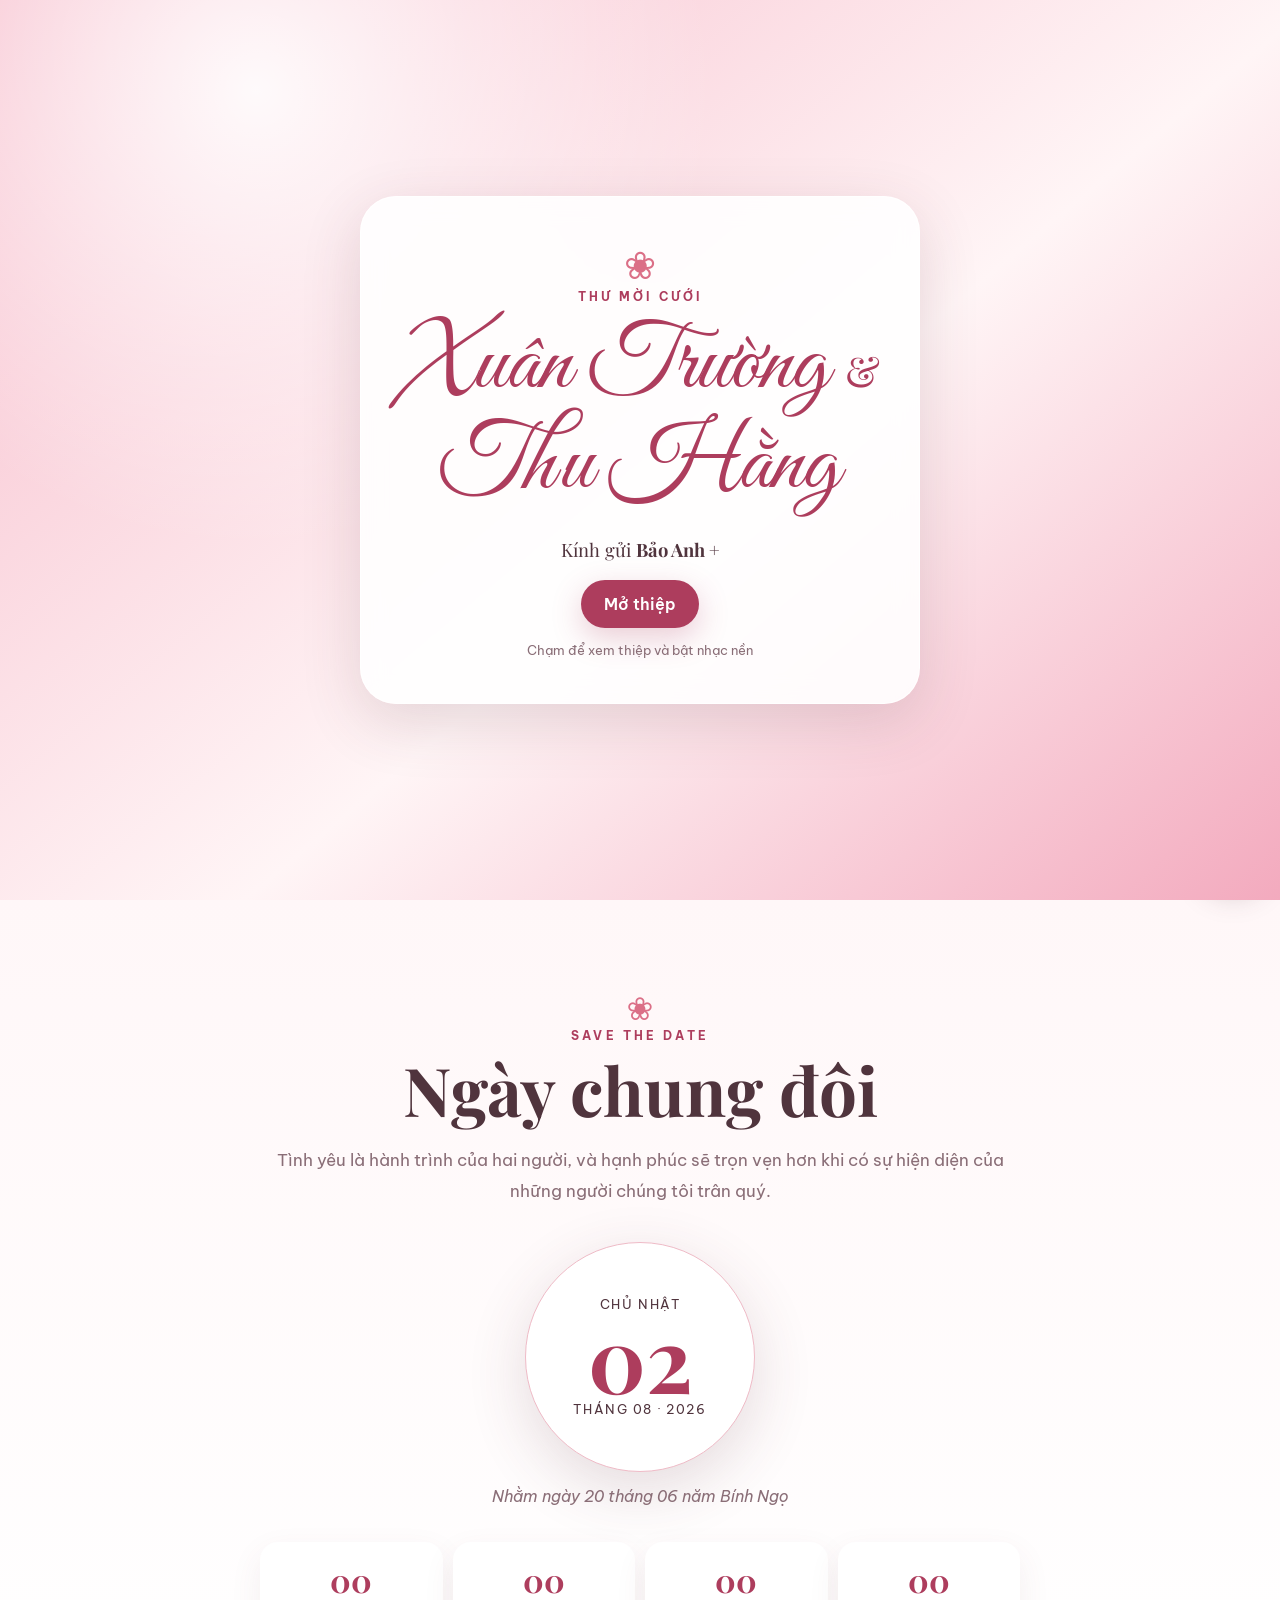
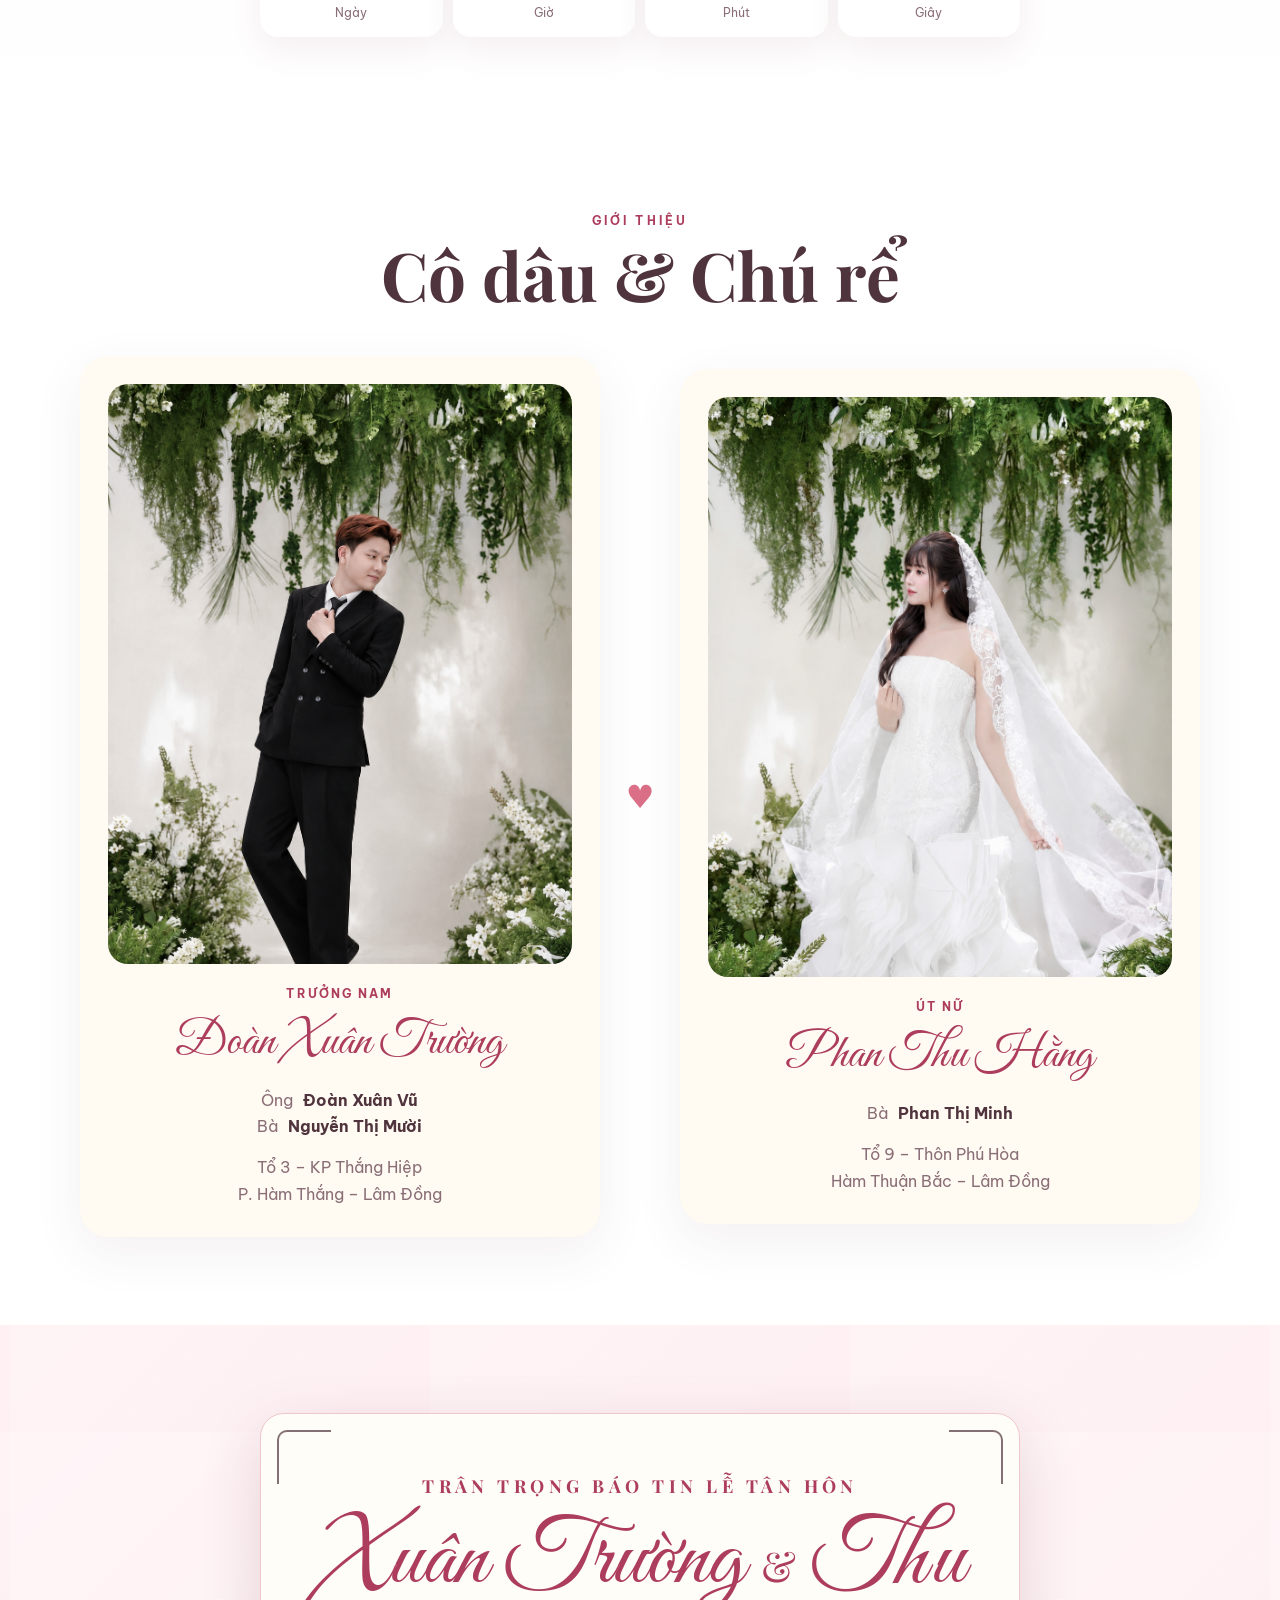
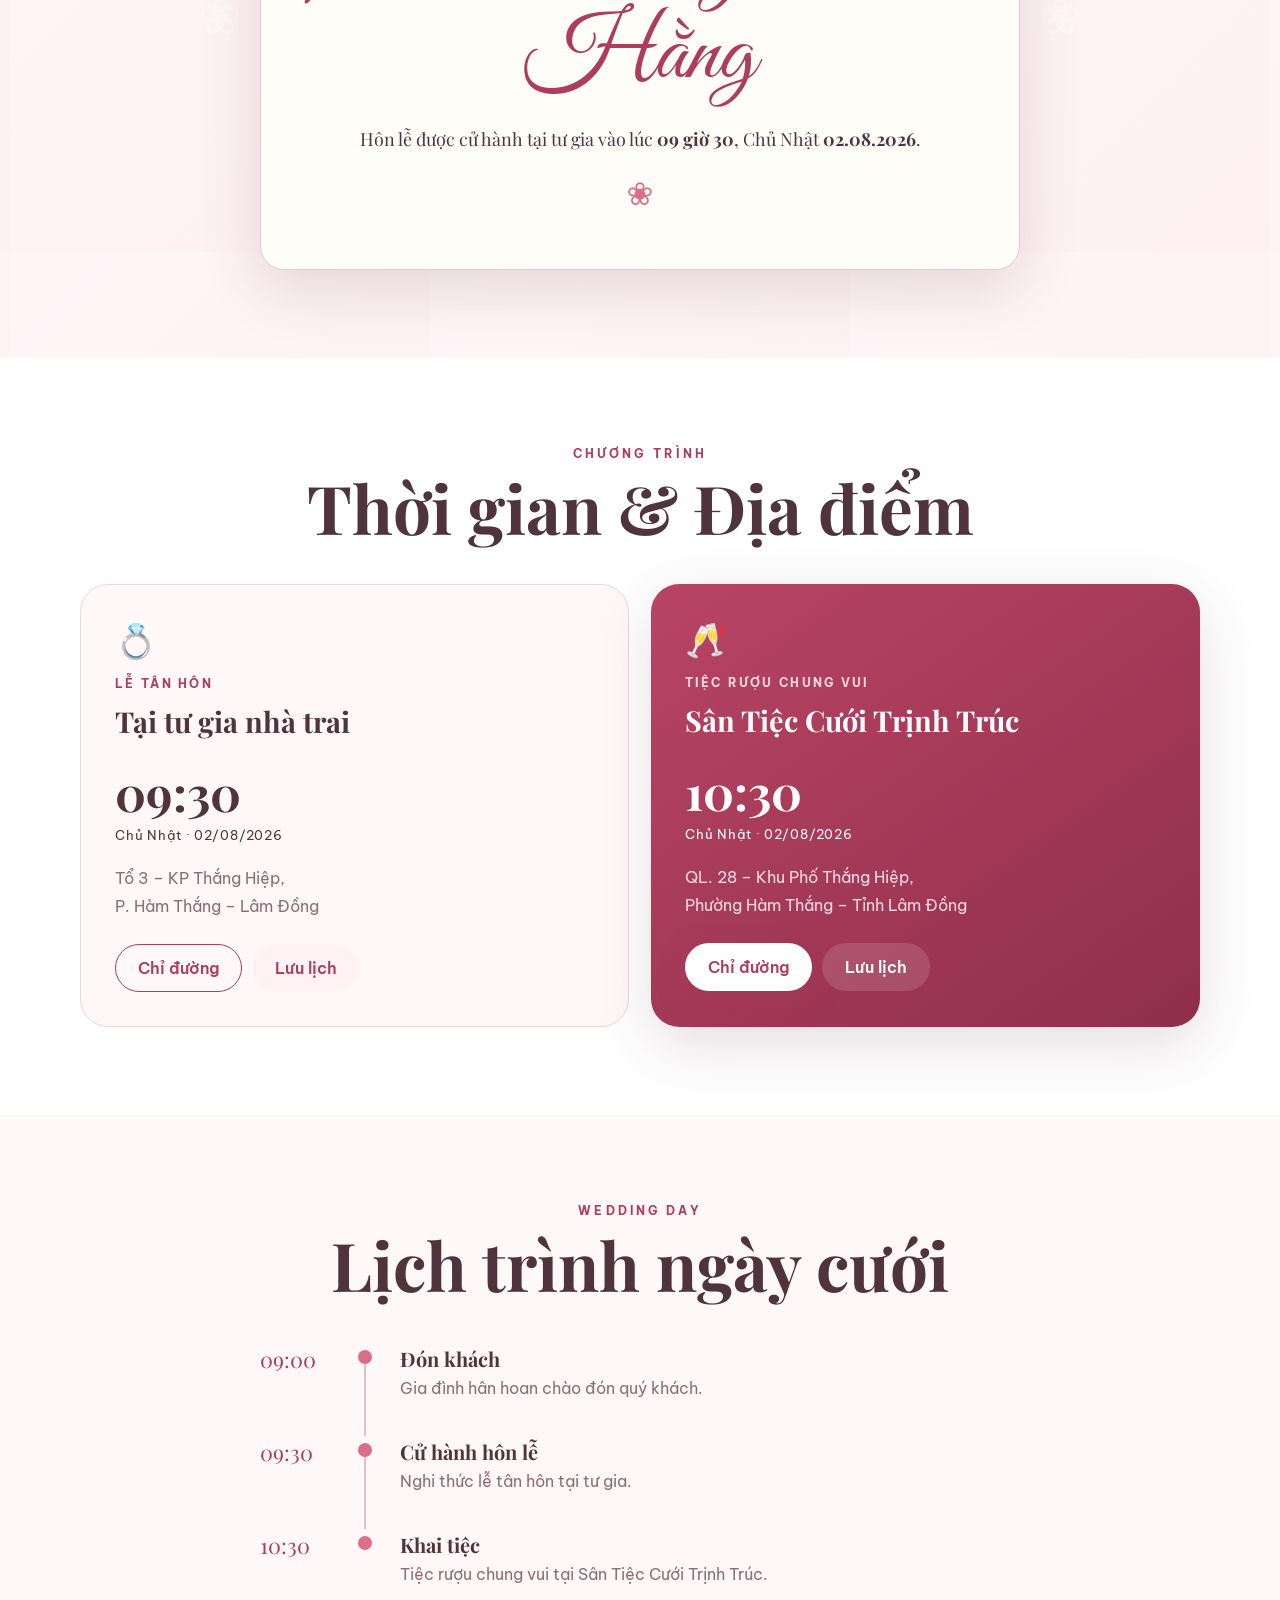
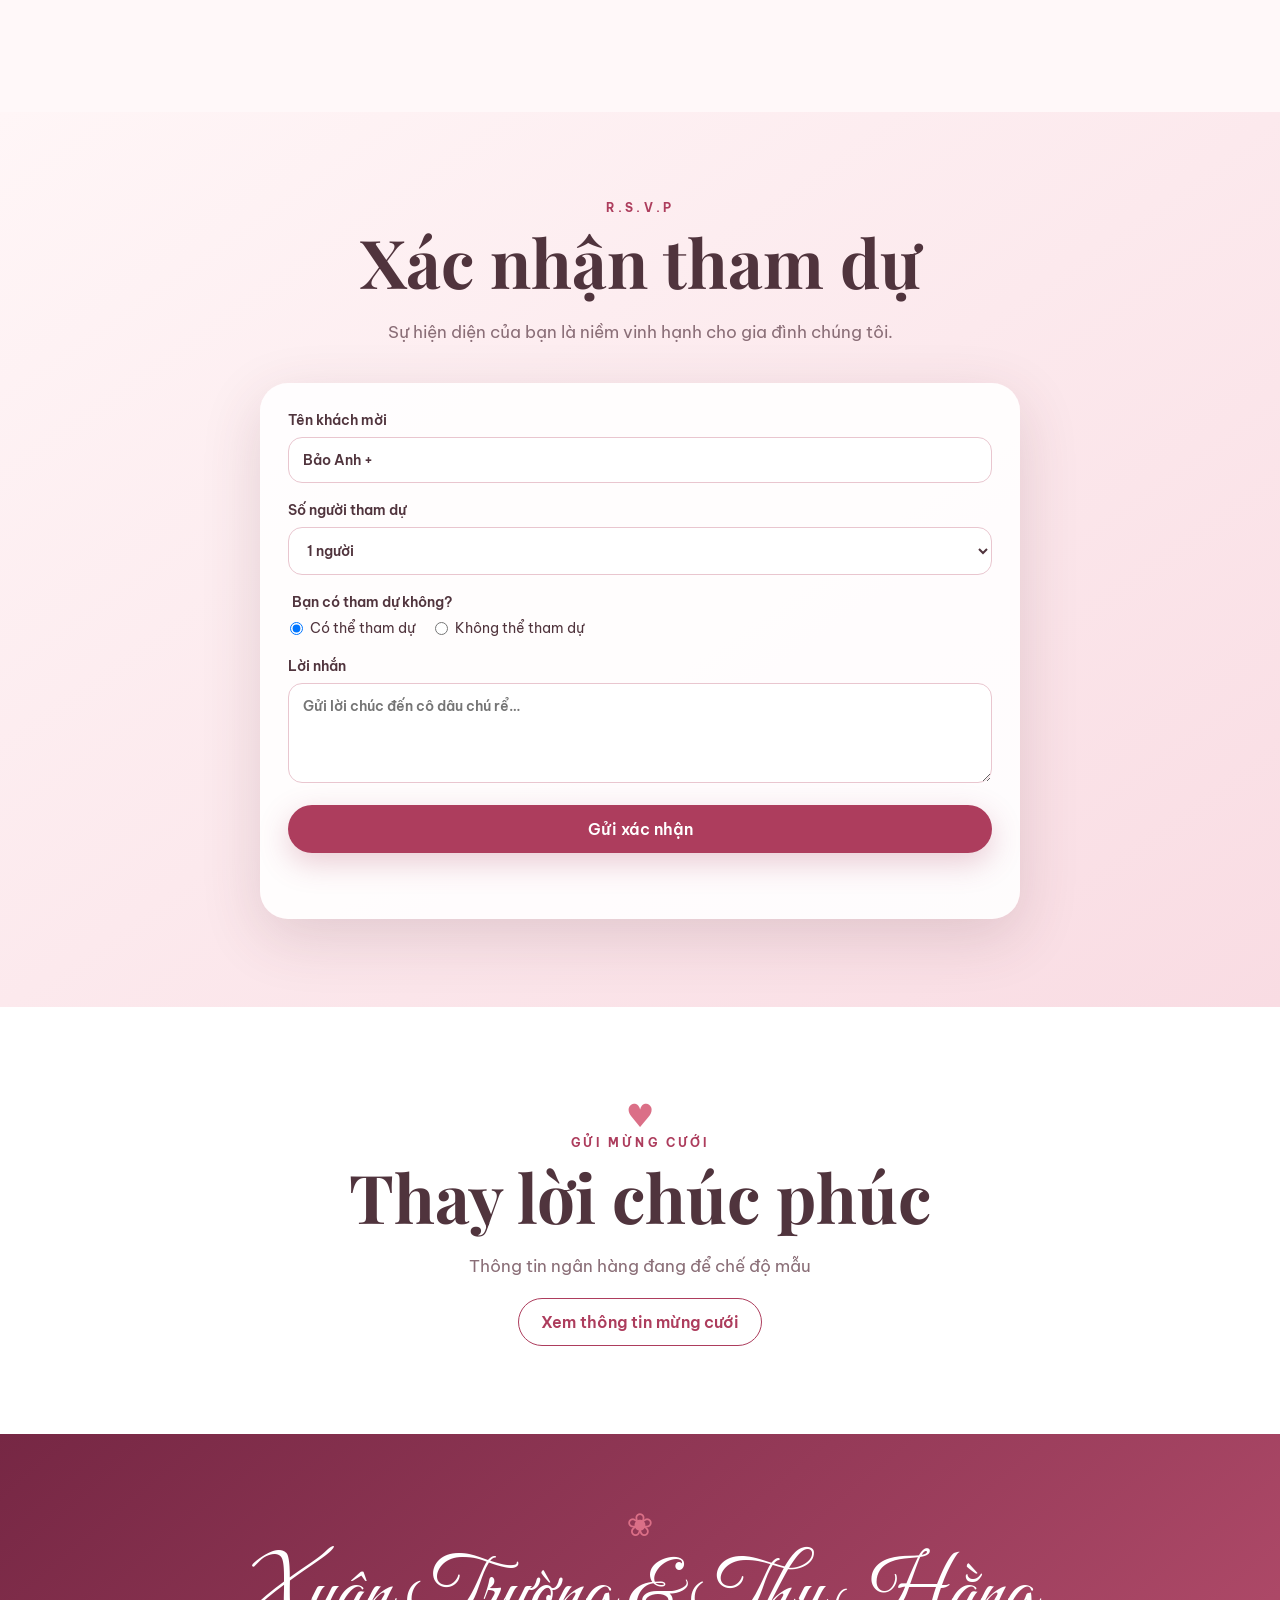
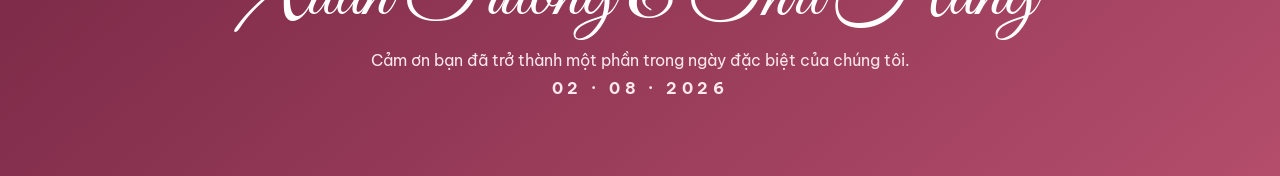
<file: index.html>
<!doctype html>
<html lang="vi">
<head>
  <meta charset="utf-8" />
  <meta name="viewport" content="width=device-width,initial-scale=1,viewport-fit=cover" />
  <meta name="theme-color" content="#f7c4cf" />
  <meta name="description" content="Thiệp cưới online của Xuân Trường và Thu Hằng" />
  <meta property="og:title" content="Xuân Trường & Thu Hằng — Thiệp cưới" />
  <meta property="og:description" content="Trân trọng kính mời bạn đến chung vui cùng gia đình chúng tôi." />
  <meta property="og:image" content="assets/images/Ảnh T1.png" />
  <title>Xuân Trường & Thu Hằng — Thiệp cưới</title>

  <link rel="preconnect" href="https://fonts.googleapis.com" />
  <link rel="preconnect" href="https://fonts.gstatic.com" crossorigin />
  <link href="https://fonts.googleapis.com/css2?family=Be+Vietnam+Pro:wght@300;400;500;600;700&family=Great+Vibes&family=Playfair+Display:wght@500;600;700&display=swap" rel="stylesheet" />
  <link rel="stylesheet" href="assets/style.css" />
  <script defer src="assets/config.js"></script>
  <script defer src="assets/app.js"></script>
</head>
<body>
  <noscript>Vui lòng bật JavaScript để xem đầy đủ thiệp cưới.</noscript>

  <div class="petals" aria-hidden="true"></div>

  <div class="opening-screen" id="openingScreen">
    <div class="opening-card">
      <div class="mini-blossom">❀</div>
      <p class="eyebrow">THƯ MỜI CƯỚI</p>
      <h1><span data-groom-first>Xuân Trường</span> <i>&</i> <span data-bride-first>Thu Hằng</span></h1>
      <p class="opening-guest">Kính gửi <strong data-guest>Quý khách</strong></p>
      <button class="btn primary" id="openInvitation" type="button">Mở thiệp</button>
      <small>Chạm để xem thiệp và bật nhạc nền</small>
    </div>
  </div>

  <button class="music-button" id="musicButton" type="button" aria-label="Bật hoặc tắt nhạc">
    <span class="music-note">♫</span>
    <span class="music-label">Nhạc</span>
  </button>
  <audio id="weddingMusic" loop preload="none">
    <source src="assets/miromaxmusic-love-inspired-479279.mp3" type="audio/mpeg" />
  </audio>

  <main>
    <section class="hero section" id="home">
      <div class="hero-bg" role="img" aria-label="Ảnh bìa cô dâu chú rể"></div>
      <div class="hero-overlay"></div>
      <div class="hero-content reveal">
        <p class="eyebrow light">WEDDING INVITATION</p>
        <h1 class="couple-name">
          <span data-groom-first>Xuân Trường</span>
          <i>♥</i>
          <span data-bride-first>Thu Hằng</span>
        </h1>
        <p class="hero-date">Chủ Nhật · 02 / 08 / 2026</p>
        <div class="guest-ticket">
          <span>Trân trọng kính mời</span>
          <strong data-guest>Quý khách</strong>
          <small>đến chung vui cùng gia đình chúng tôi</small>
        </div>
        <a class="scroll-cue" href="#intro" aria-label="Cuộn xuống">⌄</a>
      </div>
    </section>

    <section class="section intro" id="intro">
      <div class="section-inner narrow reveal">
        <div class="ornament">❀</div>
        <p class="eyebrow">SAVE THE DATE</p>
        <h2>Ngày chung đôi</h2>
        <p class="lead">
          Tình yêu là hành trình của hai người, và hạnh phúc sẽ trọn vẹn hơn
          khi có sự hiện diện của những người chúng tôi trân quý.
        </p>
        <div class="date-medallion">
          <span>CHỦ NHẬT</span>
          <strong>02</strong>
          <span>THÁNG 08 · 2026</span>
        </div>
        <p class="lunar-date">Nhằm ngày 20 tháng 06 năm Bính Ngọ</p>
        <div class="countdown" id="countdown" aria-label="Đếm ngược đến ngày cưới">
          <div><strong id="days">00</strong><span>Ngày</span></div>
          <div><strong id="hours">00</strong><span>Giờ</span></div>
          <div><strong id="minutes">00</strong><span>Phút</span></div>
          <div><strong id="seconds">00</strong><span>Giây</span></div>
        </div>
      </div>
    </section>

    <section class="section families">
      <div class="section-inner reveal">
        <p class="eyebrow">GIỚI THIỆU</p>
        <h2>Cô dâu & Chú rể</h2>
        <div class="family-grid">
          <article class="family-card">
            <div class="portrait groom"></div>
            <p class="role">TRƯỞNG NAM</p>
            <h3 data-groom-full>Đoàn Xuân Trường</h3>
            <div class="parents">
              <p><span>Ông</span><strong>Đoàn Xuân Vũ</strong></p>
              <p><span>Bà</span><strong>Nguyễn Thị Mười</strong></p>
            </div>
            <address>
              Tổ 3 – KP Thắng Hiệp<br />
              P. Hàm Thắng – Lâm Đồng
            </address>
          </article>

          <div class="heart-divider" aria-hidden="true">♥</div>

          <article class="family-card">
            <div class="portrait bride"></div>
            <p class="role">ÚT NỮ</p>
            <h3 data-bride-full>Phan Thu Hằng</h3>
            <div class="parents">
              <p><span>Bà</span><strong>Phan Thị Minh</strong></p>
            </div>
            <address>
              Tổ 9 – Thôn Phú Hòa<br />
              Hàm Thuận Bắc – Lâm Đồng
            </address>
          </article>
        </div>
      </div>
    </section>

    <section class="section invitation">
      <div class="section-inner narrow reveal">
        <div class="invitation-paper">
          <span class="paper-corner top-left"></span>
          <span class="paper-corner top-right"></span>
          <p class="eyebrow">TRÂN TRỌNG BÁO TIN LỄ TÂN HÔN</p>
          <h2 class="script-title">
            <span data-groom-first>Xuân Trường</span>
            <i>&</i>
            <span data-bride-first>Thu Hằng</span>
          </h2>
          <p>
            Hôn lễ được cử hành tại tư gia vào lúc
            <strong>09 giờ 30</strong>, Chủ Nhật
            <strong>02.08.2026</strong>.
          </p>
          <div class="paper-flower">❀</div>
        </div>
      </div>
    </section>

    <section class="section events" id="events">
      <div class="section-inner reveal">
        <p class="eyebrow">CHƯƠNG TRÌNH</p>
        <h2>Thời gian & Địa điểm</h2>
        <div class="event-grid">
          <article class="event-card">
            <div class="event-icon">💍</div>
            <p class="event-type">LỄ TÂN HÔN</p>
            <h3>Tại tư gia nhà trai</h3>
            <time datetime="2026-08-02T09:30:00+07:00">
              <strong>09:30</strong>
              <span>Chủ Nhật · 02/08/2026</span>
            </time>
            <p class="event-address">
              Tổ 3 – KP Thắng Hiệp,<br />
              P. Hàm Thắng – Lâm Đồng
            </p>
            <div class="button-row">
              <a class="btn outline map-link" data-map="ceremony" target="_blank" rel="noopener">Chỉ đường</a>
              <button class="btn ghost add-calendar" data-event="ceremony" type="button">Lưu lịch</button>
            </div>
          </article>

          <article class="event-card featured">
            <div class="event-icon">🥂</div>
            <p class="event-type">TIỆC RƯỢU CHUNG VUI</p>
            <h3>Sân Tiệc Cưới Trịnh Trúc</h3>
            <time datetime="2026-08-02T10:30:00+07:00">
              <strong>10:30</strong>
              <span>Chủ Nhật · 02/08/2026</span>
            </time>
            <p class="event-address">
              QL. 28 – Khu Phố Thắng Hiệp,<br />
              Phường Hàm Thắng – Tỉnh Lâm Đồng
            </p>
            <div class="button-row">
              <a class="btn primary map-link" data-map="reception" target="_blank" rel="noopener">Chỉ đường</a>
              <button class="btn ghost add-calendar" data-event="reception" type="button">Lưu lịch</button>
            </div>
          </article>
        </div>
      </div>
    </section>

    <section class="section timeline">
      <div class="section-inner narrow reveal">
        <p class="eyebrow">WEDDING DAY</p>
        <h2>Lịch trình ngày cưới</h2>
        <div class="timeline-list">
          <div class="timeline-item">
            <time>09:00</time><span></span>
            <div><strong>Đón khách</strong><p>Gia đình hân hoan chào đón quý khách.</p></div>
          </div>
          <div class="timeline-item">
            <time>09:30</time><span></span>
            <div><strong>Cử hành hôn lễ</strong><p>Nghi thức lễ tân hôn tại tư gia.</p></div>
          </div>
          <div class="timeline-item">
            <time>10:30</time><span></span>
            <div><strong>Khai tiệc</strong><p>Tiệc rượu chung vui tại Sân Tiệc Cưới Trịnh Trúc.</p></div>
          </div>
        </div>
      </div>
    </section>

    <section class="section rsvp" id="rsvp">
      <div class="section-inner narrow reveal">
        <p class="eyebrow">R.S.V.P</p>
        <h2>Xác nhận tham dự</h2>
        <p class="lead">Sự hiện diện của bạn là niềm vinh hạnh cho gia đình chúng tôi.</p>

        <form id="rsvpForm" class="rsvp-form">
          <label>
            Tên khách mời
            <input id="guestName" name="guestName" type="text" required autocomplete="name" />
          </label>
          <label>
            Số người tham dự
            <select id="guestCount" name="guestCount">
              <option value="1">1 người</option>
              <option value="2">2 người</option>
              <option value="3">3 người</option>
              <option value="4">4 người</option>
              <option value="5">5 người</option>
            </select>
          </label>
          <fieldset>
            <legend>Bạn có tham dự không?</legend>
            <label class="radio"><input type="radio" name="attendance" value="Có thể tham dự" checked /> Có thể tham dự</label>
            <label class="radio"><input type="radio" name="attendance" value="Không thể tham dự" /> Không thể tham dự</label>
          </fieldset>
          <label>
            Lời nhắn
            <textarea id="message" name="message" rows="4" placeholder="Gửi lời chúc đến cô dâu chú rể…"></textarea>
          </label>
          <button class="btn primary full" type="submit">Gửi xác nhận</button>
          <p class="form-status" id="formStatus" role="status"></p>
        </form>
      </div>
    </section>

    <section class="section gift">
      <div class="section-inner narrow reveal">
        <div class="ornament">♥</div>
        <p class="eyebrow">GỬI MỪNG CƯỚI</p>
        <h2>Thay lời chúc phúc</h2>
        <p class="lead">Thông tin ngân hàng đang để chế độ mẫu</p>
        <button class="btn outline" id="openGift" type="button">Xem thông tin mừng cưới</button>
      </div>
    </section>

    <footer>
      <div class="footer-flower">❀</div>
      <h2><span data-groom-first>Xuân Trường</span> & <span data-bride-first>Thu Hằng</span></h2>
      <p>Cảm ơn bạn đã trở thành một phần trong ngày đặc biệt của chúng tôi.</p>
      <p class="footer-date">02 · 08 · 2026</p>
    </footer>
  </main>

  <dialog id="giftDialog" class="modal">
    <button class="modal-close" data-close-dialog aria-label="Đóng">×</button>
    <p class="eyebrow">GỬI MỪNG CƯỚI</p>
    <h2>Thông tin chuyển khoản</h2>
    <div class="bank-grid" id="bankGrid"></div>
    <p class="modal-note">Nội dung chuyển khoản gợi ý: <strong>Ten khach - Mung cuoi</strong></p>
  </dialog>

  <dialog id="imageDialog" class="image-modal">
    <button class="modal-close light" data-close-image aria-label="Đóng">×</button>
    <img id="lightboxImage" alt="Ảnh cưới phóng lớn" />
  </dialog>
</body>
</html>
</file>
<file: assets/style.css>
@import url('https://fonts.googleapis.com/css2?family=Be+Vietnam+Pro:wght@300;400;500;600;700&family=Great+Vibes&family=Playfair+Display:wght@500;600;700&display=swap');

:root{
  --pink:#db6f87;
  --pink-deep:#ad3d5d;
  --rose:#f8d7df;
  --blush:#fff4f5;
  --cream:#fffaf2;
  --ink:#50343d;
  --muted:#8a6e77;
  --gold:#b78b56;
  --shadow:0 18px 60px rgba(93,48,60,.16);
  --radius:28px;
}
*{box-sizing:border-box}
html{scroll-behavior:smooth}
body{
  margin:0;
  font-family:"Be Vietnam Pro",system-ui,-apple-system,sans-serif;
  color:var(--ink);
  background:var(--blush);
  overflow-x:hidden;
}
body.no-scroll{overflow:hidden}
button,input,select,textarea{font:inherit}
img{max-width:100%;display:block}
a{color:inherit;text-decoration:none}
code{font-size:.88em;background:#fff1f4;padding:.15em .35em;border-radius:.35em}
.section{position:relative;padding:88px 20px}
.section-inner{width:min(1120px,100%);margin:auto}
.section-inner.narrow{width:min(760px,100%)}
.eyebrow{
  margin:0 0 12px;
  color:var(--pink-deep);
  font-size:.78rem;
  letter-spacing:.25em;
  font-weight:700;
  text-transform:uppercase;
}
.eyebrow.light{color:#fff}
h1,h2,h3,p{margin-top:0}
h2{
  font-family:"Playfair Display",serif;
  font-size:clamp(2.15rem,6vw,4.2rem);
  line-height:1.02;
  margin-bottom:20px;
}
.lead{font-size:1.05rem;line-height:1.85;color:var(--muted)}
.ornament,.paper-flower,.footer-flower{color:var(--pink);font-size:2rem}
.btn{
  display:inline-flex;align-items:center;justify-content:center;gap:8px;
  min-height:48px;padding:12px 22px;border-radius:999px;
  border:1px solid transparent;cursor:pointer;font-weight:600;
  transition:.25s ease;
}
.btn:hover{transform:translateY(-2px)}
.btn.primary{background:var(--pink-deep);color:white;box-shadow:0 10px 30px rgba(173,61,93,.25)}
.btn.outline{border-color:var(--pink-deep);color:var(--pink-deep);background:transparent}
.btn.ghost{background:#fff1f4;color:var(--pink-deep)}
.btn.full{width:100%}

.opening-screen{
  position:fixed;inset:0;z-index:100;
  display:grid;place-items:center;padding:22px;
  background:
    radial-gradient(circle at 20% 10%,rgba(255,255,255,.9),transparent 35%),
    linear-gradient(140deg,#f7bccb,#fff5f6 56%,#f3aabe);
  transition:opacity .6s ease,visibility .6s ease;
}
.opening-screen.hidden{opacity:0;visibility:hidden;pointer-events:none}
.opening-card{
  width:min(560px,100%);padding:44px 28px;text-align:center;
  background:rgba(255,255,255,.88);border:1px solid rgba(255,255,255,.9);
  border-radius:36px;box-shadow:var(--shadow);backdrop-filter:blur(12px);
}
.opening-card h1{
  font-family:"Great Vibes",cursive;font-size:clamp(3rem,11vw,5.8rem);
  color:var(--pink-deep);font-weight:400;line-height:1.08;margin-bottom:20px;
}
.opening-card h1 i{font-style:normal;font-family:"Playfair Display",serif;font-size:.45em}
.opening-guest{font-family:"Playfair Display",serif;font-size:1.15rem}
.opening-card small{display:block;margin-top:14px;color:var(--muted)}
.mini-blossom{font-size:2.4rem;color:var(--pink)}

.music-button{
  position:fixed;right:16px;bottom:18px;z-index:60;
  width:62px;height:62px;border-radius:50%;border:0;
  color:white;background:rgba(173,61,93,.92);box-shadow:0 12px 30px rgba(80,52,61,.28);
  display:grid;place-items:center;cursor:pointer;
}
.music-note{font-size:1.35rem;line-height:1}
.music-label{font-size:.65rem}
.music-button.playing{animation:pulse 2s infinite}
@keyframes pulse{50%{box-shadow:0 0 0 12px rgba(219,111,135,.16)}}

.hero{min-height:100svh;display:grid;place-items:center;padding:0;overflow:hidden;color:#fff;text-align:center}
.hero-bg{
  position:absolute;inset:0;
  background-image:url("images/anht1.png");
  background-position:center;background-size:cover;
  transform:scale(1.04);
}
.hero-overlay{position:absolute;inset:0;background:linear-gradient(to bottom,rgba(73,25,41,.2),rgba(73,25,41,.66))}
.hero-content{position:relative;z-index:2;width:min(820px,calc(100% - 36px));padding:40px 10px}
.couple-name{
  font-family:"Great Vibes",cursive;font-weight:400;
  font-size:clamp(4rem,14vw,8.5rem);line-height:.9;margin:16px 0 24px;
  text-shadow:0 10px 40px rgba(45,13,25,.3);
}
.couple-name span{display:inline-block}
.couple-name i{font-family:"Playfair Display",serif;font-style:normal;font-size:.35em;margin:0 .12em;color:#ffd8e0}
.hero-date{letter-spacing:.18em;font-size:.95rem;text-transform:uppercase}
.guest-ticket{
  margin:32px auto 0;width:min(440px,100%);padding:20px 24px;
  border:1px solid rgba(255,255,255,.6);border-radius:22px;
  background:rgba(255,255,255,.12);backdrop-filter:blur(10px);
}
.guest-ticket span,.guest-ticket small{display:block}
.guest-ticket strong{font-family:"Playfair Display",serif;display:block;font-size:1.7rem;margin:6px 0}
.scroll-cue{display:inline-grid;place-items:center;margin-top:28px;width:44px;height:44px;border:1px solid rgba(255,255,255,.55);border-radius:50%;font-size:1.5rem;animation:float 2s infinite}
@keyframes float{50%{transform:translateY(7px)}}

.intro{text-align:center;background:linear-gradient(180deg,#fff7f8,#fff)}
.date-medallion{
  width:230px;height:230px;margin:36px auto 14px;border-radius:50%;
  display:flex;flex-direction:column;justify-content:center;
  border:1px solid #efbbc7;background:#fff;box-shadow:var(--shadow);
}
.date-medallion span{font-size:.8rem;letter-spacing:.12em}
.date-medallion strong{font-family:"Playfair Display",serif;font-size:5.6rem;line-height:1;color:var(--pink-deep)}
.lunar-date{font-style:italic;color:var(--muted)}
.countdown{display:grid;grid-template-columns:repeat(4,1fr);gap:10px;margin-top:36px}
.countdown div{padding:16px 7px;border-radius:18px;background:#fff;box-shadow:0 12px 32px rgba(116,63,78,.08)}
.countdown strong{font-family:"Playfair Display",serif;font-size:2rem;color:var(--pink-deep);display:block}
.countdown span{font-size:.75rem;color:var(--muted)}

.families{background:#fff}
.families .section-inner{text-align:center}
.family-grid{display:grid;grid-template-columns:1fr auto 1fr;gap:26px;align-items:center;margin-top:48px}
.family-card{
  background:var(--cream);border-radius:var(--radius);padding:28px;
  box-shadow:0 16px 50px rgba(101,63,70,.08);
}
.portrait{aspect-ratio:4/5;border-radius:20px;background-position:center;background-size:cover;margin-bottom:22px}
.portrait.groom{background-image:url("images/chu.png")}
.portrait.bride{background-image:url("images/codau.png")}
.role{letter-spacing:.18em;font-size:.72rem;color:var(--pink-deep);font-weight:700}
.family-card h3{font-family:"Great Vibes",cursive;font-size:3rem;font-weight:400;color:var(--pink-deep);margin-bottom:18px}
.parents p{display:flex;justify-content:center;gap:10px;margin:6px 0}
.parents span{color:var(--muted)}
.family-card address{font-style:normal;line-height:1.7;color:var(--muted);margin-top:18px}
.heart-divider{font-size:2rem;color:var(--pink)}

.invitation{
  background:
    linear-gradient(rgba(255,245,247,.88),rgba(255,245,247,.88)),
    url("images/blossom-pattern.svg") center/420px;
}
.invitation-paper{
  position:relative;text-align:center;padding:56px 34px;border-radius:24px;
  background:#fffdf8;border:1px solid #efc6cd;box-shadow:var(--shadow);
}
.script-title{font-family:"Great Vibes",cursive;font-weight:400;color:var(--pink-deep);font-size:clamp(3.3rem,10vw,5.8rem)}
.script-title i{font-family:"Playfair Display",serif;font-style:normal;font-size:.45em}
.invitation-paper p{font-family:"Playfair Display",serif;font-size:1.12rem;line-height:1.8}
.paper-corner{position:absolute;width:54px;height:54px;border-color:var(--pink);opacity:.7}
.paper-corner.top-left{left:16px;top:16px;border-left:2px solid;border-top:2px solid;border-radius:10px 0 0}
.paper-corner.top-right{right:16px;top:16px;border-right:2px solid;border-top:2px solid;border-radius:0 10px 0 0}

.events{background:#fff;text-align:center}
.event-grid{display:grid;grid-template-columns:1fr 1fr;gap:22px;margin-top:42px}
.event-card{text-align:left;padding:34px;border-radius:var(--radius);background:#fff8f9;border:1px solid #f2d2d9}
.event-card.featured{background:linear-gradient(145deg,#b94465,#8f2f4c);color:white;border:0;box-shadow:var(--shadow)}
.event-icon{font-size:2.1rem}
.event-type{font-size:.72rem;letter-spacing:.2em;font-weight:700;margin-top:14px;color:var(--pink-deep)}
.featured .event-type{color:#ffdce4}
.event-card h3{font-family:"Playfair Display",serif;font-size:1.8rem;margin:10px 0 20px}
.event-card time strong{display:block;font-size:3rem;font-family:"Playfair Display",serif}
.event-card time span{font-size:.83rem;letter-spacing:.06em}
.event-address{line-height:1.75;color:var(--muted);margin:20px 0 24px}
.featured .event-address{color:#f9dce3}
.button-row{display:flex;gap:10px;flex-wrap:wrap}
.featured .btn.primary{background:white;color:var(--pink-deep)}
.featured .btn.ghost{background:rgba(255,255,255,.13);color:white}

.timeline{text-align:center;background:#fff8f9}
.timeline-list{text-align:left;margin-top:46px}
.timeline-item{display:grid;grid-template-columns:80px 24px 1fr;gap:18px;position:relative;padding-bottom:34px}
.timeline-item time{font-family:"Playfair Display",serif;font-size:1.35rem;color:var(--pink-deep)}
.timeline-item>span{width:14px;height:14px;border-radius:50%;background:var(--pink);margin-top:5px;position:relative}
.timeline-item>span:after{content:"";position:absolute;left:6px;top:14px;width:2px;height:72px;background:#edbdc7}
.timeline-item:last-child>span:after{display:none}
.timeline-item strong{font-family:"Playfair Display",serif;font-size:1.25rem}
.timeline-item p{color:var(--muted);margin:6px 0}

.album{background:#fff;text-align:center}
.section-note{color:var(--muted);margin-bottom:34px}
.gallery{display:grid;grid-template-columns:repeat(3,1fr);grid-auto-rows:250px;gap:12px}
.gallery-item{border:0;padding:0;overflow:hidden;border-radius:18px;cursor:zoom-in;background:#f4dbe1}
.gallery-item.wide{grid-column:span 2}
.gallery-item img{width:100%;height:100%;object-fit:cover;transition:.5s}
.gallery-item:hover img{transform:scale(1.05)}

.rsvp{background:linear-gradient(145deg,#fff6f7,#f9dce3);text-align:center}
.rsvp-form{text-align:left;margin-top:36px;padding:28px;background:rgba(255,255,255,.9);border-radius:var(--radius);box-shadow:var(--shadow)}
.rsvp-form>label,.rsvp-form fieldset{display:block;margin-bottom:18px}
.rsvp-form label{font-size:.9rem;font-weight:600}
input,select,textarea{
  width:100%;margin-top:8px;border:1px solid #e9c6cf;border-radius:14px;
  padding:13px 14px;color:var(--ink);background:#fff;outline:none;
}
input:focus,select:focus,textarea:focus{border-color:var(--pink);box-shadow:0 0 0 4px rgba(219,111,135,.12)}
fieldset{border:0;padding:0}
legend{font-size:.9rem;font-weight:600;margin-bottom:8px}
.radio{display:inline-flex!important;align-items:center;gap:7px;margin-right:16px;font-weight:400!important}
.radio input{width:auto;margin:0}
.form-status{min-height:24px;margin:14px 0 0;text-align:center;color:var(--pink-deep)}

.gift{text-align:center;background:#fff}
footer{text-align:center;color:#fff;padding:70px 20px;background:linear-gradient(140deg,#762744,#b44d6c)}
footer h2{font-family:"Great Vibes",cursive;font-weight:400;margin:12px 0;font-size:clamp(3rem,9vw,5rem)}
footer p{margin:8px 0;color:#fbe8ee}
.footer-date{letter-spacing:.28em;font-weight:700}

.modal{
  width:min(660px,calc(100% - 28px));border:0;border-radius:28px;padding:34px;
  box-shadow:0 24px 100px rgba(45,20,30,.4);color:var(--ink);
}
.modal::backdrop,.image-modal::backdrop{background:rgba(40,15,25,.72);backdrop-filter:blur(6px)}
.modal-close{position:absolute;right:18px;top:12px;border:0;background:none;font-size:2rem;cursor:pointer;color:var(--ink)}
.modal-close.light{color:#fff;z-index:2}
.bank-grid{display:grid;grid-template-columns:1fr 1fr;gap:14px;margin-top:22px}
.bank-card{border:1px solid #efd0d7;border-radius:18px;padding:18px;background:#fff8fa}
.bank-card span{display:block;color:var(--muted);font-size:.8rem}
.bank-card strong{font-family:"Playfair Display",serif;display:block;font-size:1.15rem;margin:6px 0}
.copy-button{border:0;background:#f8d7df;color:var(--pink-deep);border-radius:999px;padding:8px 12px;cursor:pointer}
.modal-note{font-size:.82rem;color:var(--muted)}
.image-modal{width:min(1000px,96vw);max-height:94vh;border:0;background:transparent;padding:0}
.image-modal img{max-height:92vh;margin:auto;border-radius:18px}

.reveal{opacity:0;transform:translateY(30px);transition:opacity .8s ease,transform .8s ease}
.reveal.visible{opacity:1;transform:none}

.petals{position:fixed;inset:0;z-index:50;pointer-events:none;overflow:hidden}
.petal{position:absolute;top:-30px;color:#ee9cad;opacity:.55;animation:fall linear forwards}
@keyframes fall{to{transform:translate3d(var(--drift),110vh,0) rotate(480deg);opacity:.08}}

@media(max-width:760px){
  .section{padding:70px 16px}
  .family-grid{grid-template-columns:1fr}
  .heart-divider{transform:rotate(90deg)}
  .event-grid{grid-template-columns:1fr}
  .gallery{grid-template-columns:1fr 1fr;grid-auto-rows:190px}
  .gallery-item.wide{grid-column:span 2}
  .bank-grid{grid-template-columns:1fr}
  .countdown{gap:6px}
  .countdown strong{font-size:1.55rem}
}
@media(max-width:480px){
  .couple-name span{display:block}
  .couple-name i{display:block;margin:.15em 0}
  .gallery{grid-template-columns:1fr;grid-auto-rows:260px}
  .gallery-item.wide{grid-column:span 1}
  .button-row .btn{flex:1}
  .timeline-item{grid-template-columns:64px 20px 1fr;gap:12px}
}
@media(prefers-reduced-motion:reduce){
  *{scroll-behavior:auto!important;animation:none!important;transition:none!important}
  .reveal{opacity:1;transform:none}
}
</file>
